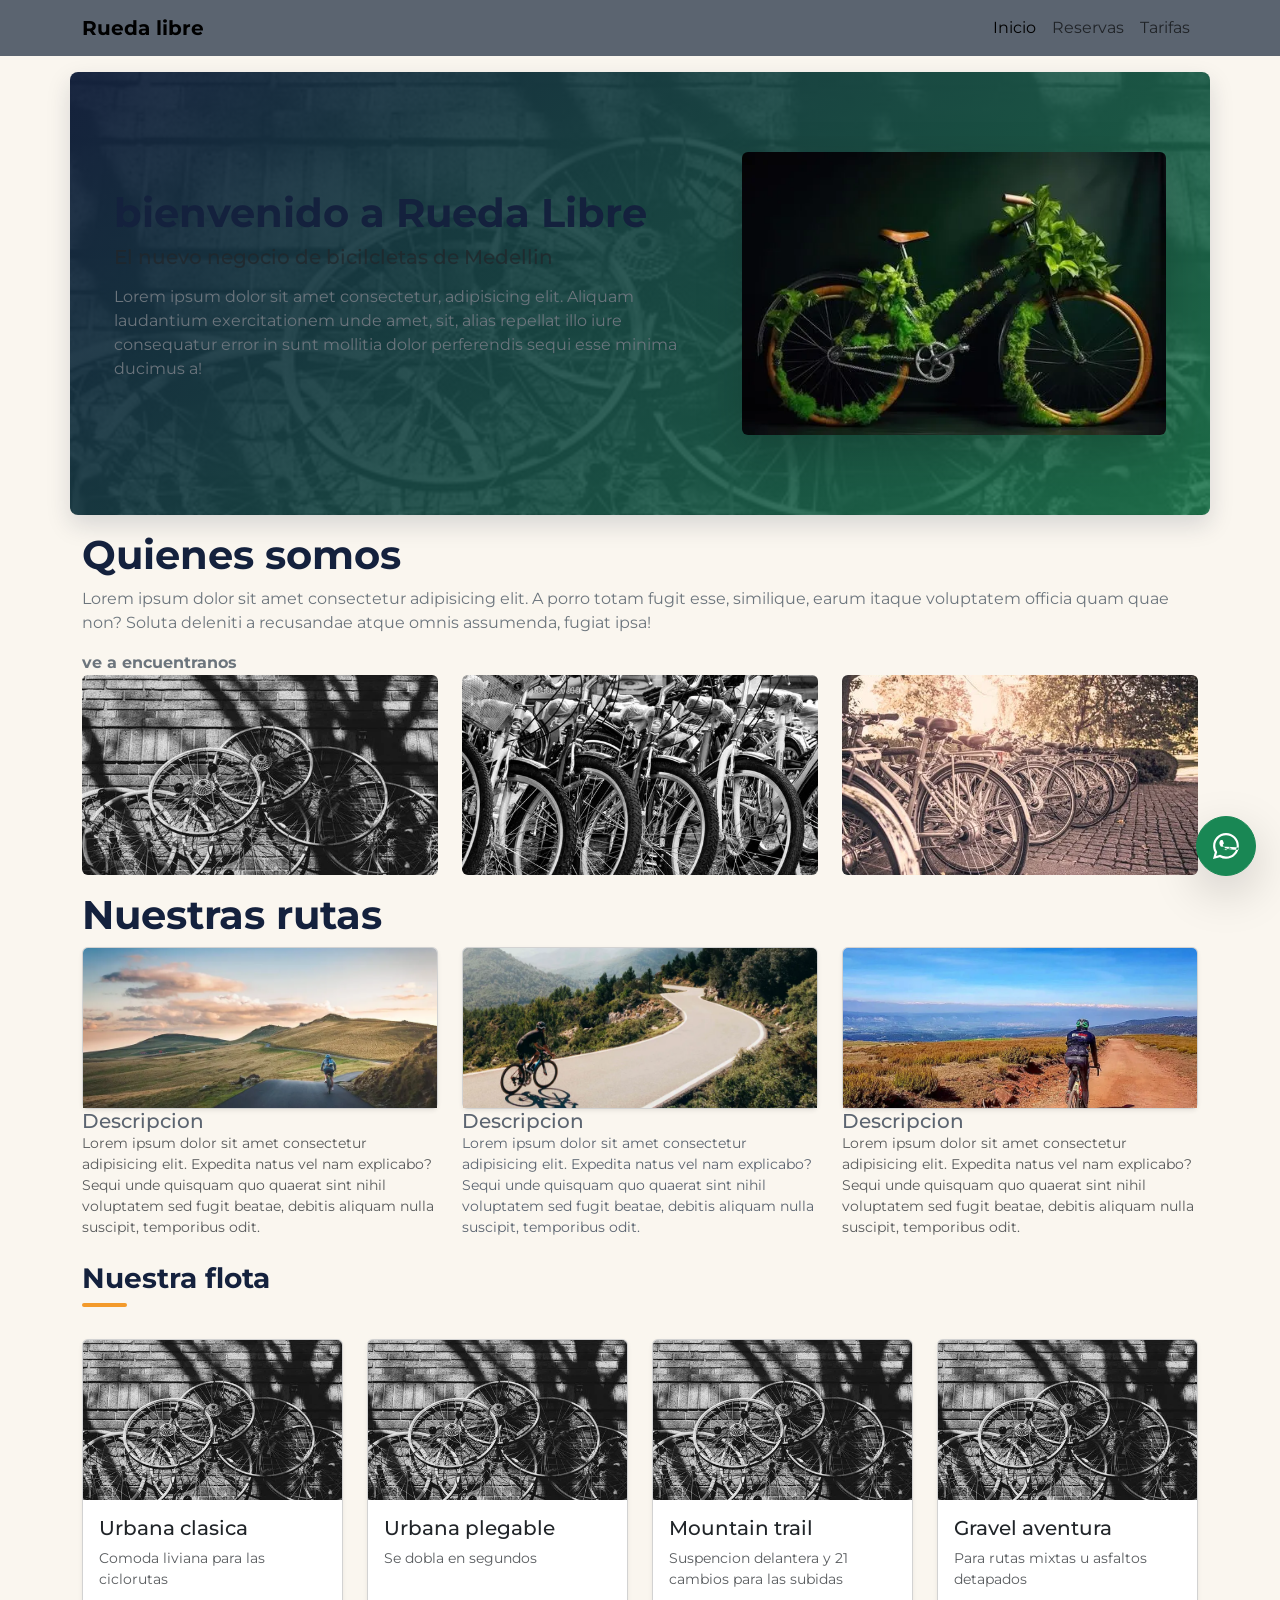
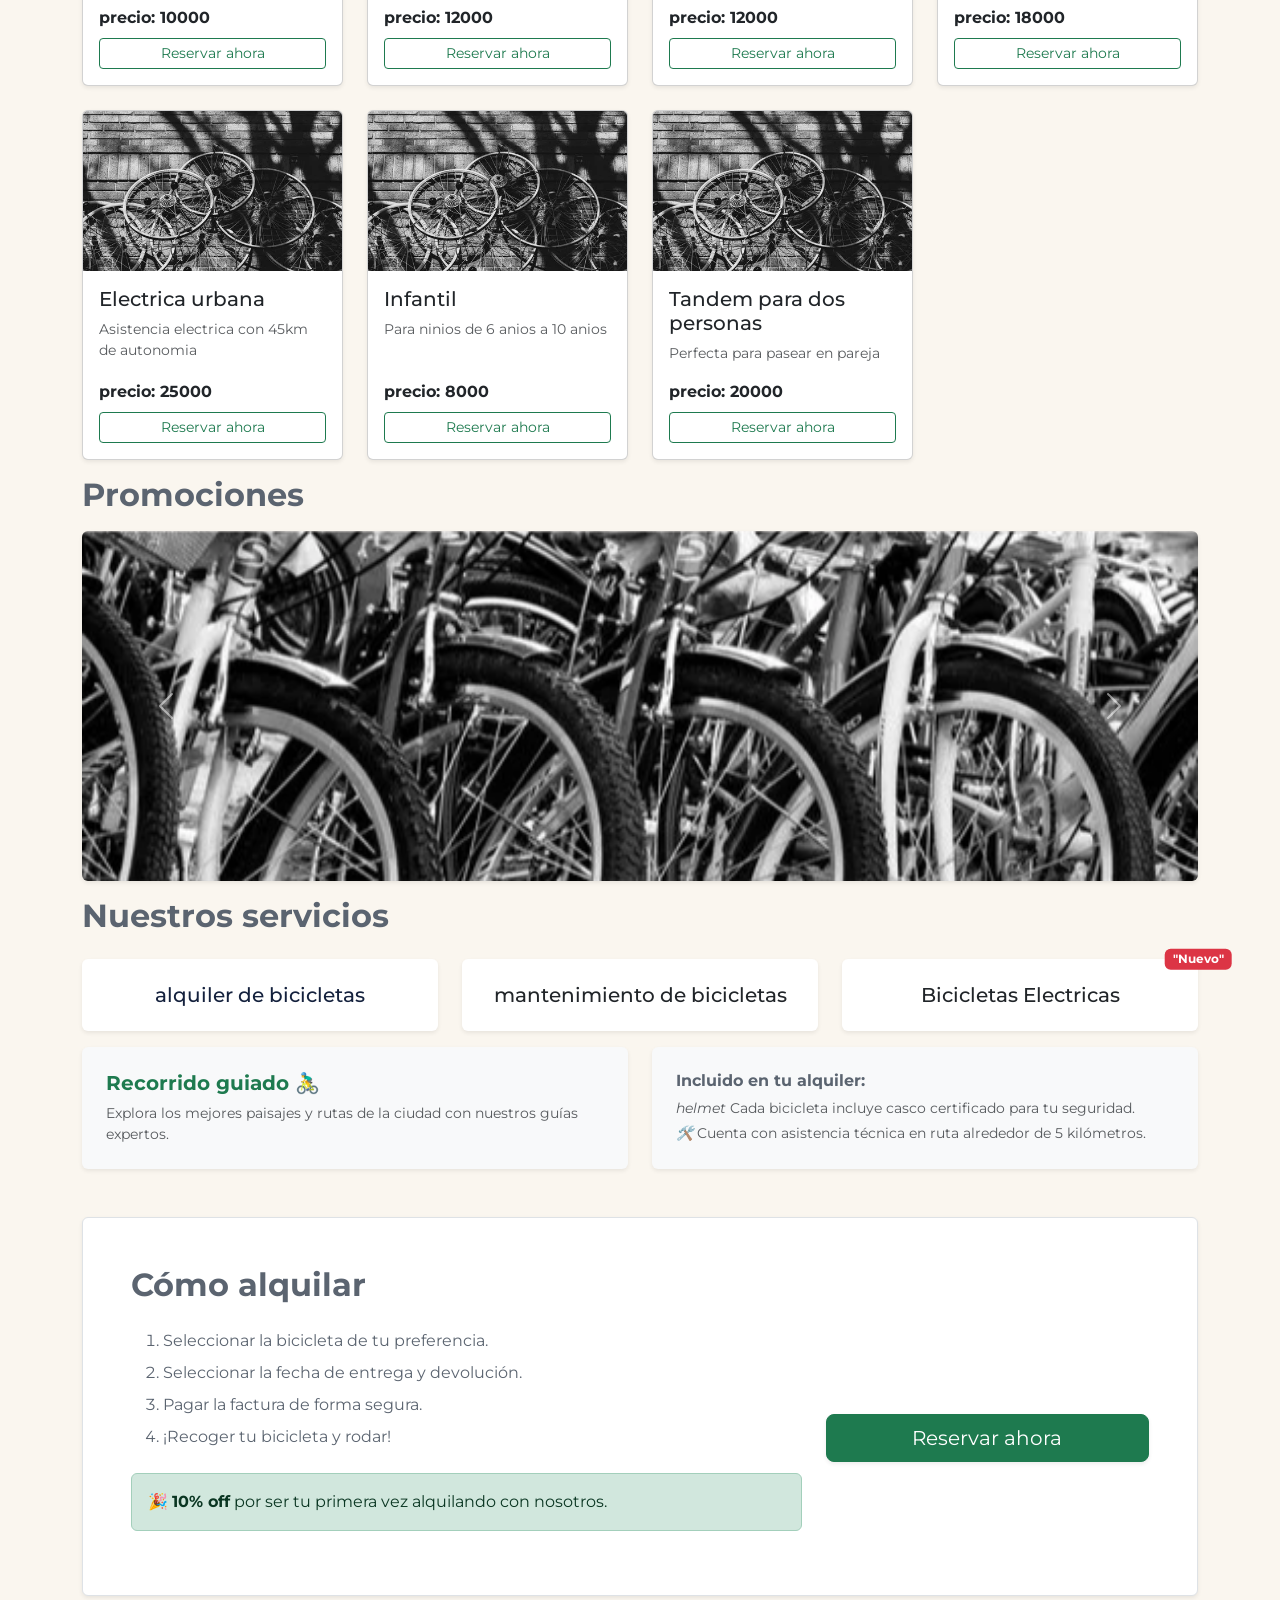
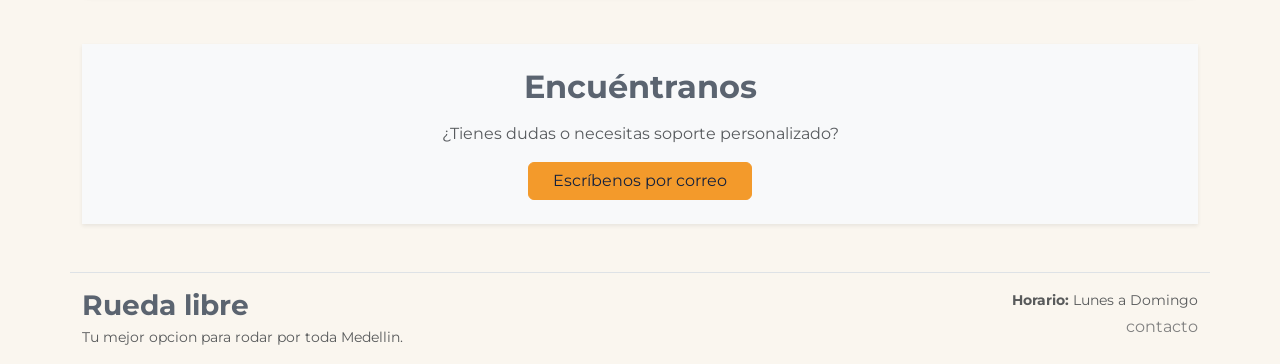
<file: index.html>
<!DOCTYPE html>
<html lang="es">

<head>
    <meta charset="UTF-8">
    <meta name="viewport" content="width=device-width, initial-scale=1.0">
    <title>Rueda Libre | Aquiler de bicicletas Medellin</title>
    <link rel="icon" type="image/x-icon" href="./img/favicon.ico">
    <link rel="preconnect" href="https://fonts.googleapis.com">
    <link rel="preconnect" href="https://fonts.gstatic.com" crossorigin>
    <link href="https://fonts.googleapis.com/css2?family=Montserrat:ital,wght@0,100..900;1,100..900&display=swap"
        rel="stylesheet">
    <link rel="preconnect" href="https://fonts.googleapis.com">
    <link rel="preconnect" href="https://fonts.gstatic.com" crossorigin>
    <link
        href="https://fonts.googleapis.com/css2?family=Montserrat:ital,wght@0,100..900;1,100..900&family=Open+Sans:ital,wght@0,300..800;1,300..800&display=swap"
        rel="stylesheet">
    <link href="https://cdn.jsdelivr.net/npm/bootstrap@5.3.3/dist/css/bootstrap.min.css" rel="stylesheet"
        integrity="sha384-QWTKZyjpPEjISv5WaRU9OFeRpok6YctnYmDr5pNlyT2bRjXh0JMhjY6hW+ALEwIH" crossorigin="anonymous">
    <link rel="stylesheet" href="./CSS/styles.css">
</head>

<body>
    <!-- <header class="container my-3">
        <div class="row align-items-center justify-content-between">
            <nav class="col" tabindex="1">
                <ul class="d-flex gap-3 list-unstyled">
                    <li><a class="text-decoration-none link-secondary" href="./index.html" id="activo">Home</a></li>
                    <li><a class="text-decoration-none link-secondary" href="./paginas/reservas.html">Reservas</a></li>
                    <li><a class="text-decoration-none link-secondary" href="./paginas/tarifas.html">Tarifas</a></li>
                </ul>
            </nav>
            <h3 class="col fs-4 m-0">Rueda Libre | Aquiler de bicicletas Medellin</h3>
        </div>
    </header> -->
    <nav class="navbar navbar-expand-lg bg-body-tertiary">
    <div class="container">
        <a class="navbar-brand fw-bold" href="./index.html">Rueda libre</a>
        <button class="navbar-toggler" type="button" data-bs-toggle="collapse"
            data-bs-target="#mainMenu" aria-controls="mainMenu" aria-expanded="false"
            aria-label="Abrir menu de navegacion">
            <span class="navbar-toggler-icon"></span>
        </button>
        
        <div class="collapse navbar-collapse" id="mainMenu">
            <ul class="navbar-nav ms-auto">
                <li class="nav-item"><a class="nav-link active" href="./index.html">Inicio</a></li>
                <li class="nav-item"><a class="nav-link" href="./paginas/reservas.html">Reservas</a></li>
                <li class="nav-item"><a class="nav-link" href="./paginas/tarifas.html">Tarifas</a></li>
            </ul>
        </div>
    </div>
</nav>


    <main class="container my-3">
        <section class="row align-items-center hero-rueda">
            <section class="col-12 col-md-7">

                <h1 class="fw-bold">bienvenido a Rueda Libre</h1>
                <h3 class="fs-5 text-muted mb-3">El nuevo negocio de bicilcletas de Medellin</h3>
                <p class="text-secondary">Lorem ipsum dolor sit amet consectetur, adipisicing elit. Aliquam laudantium
                    exercitationem unde
                    amet, sit, alias repellat illo iure consequatur error in sunt mollitia dolor perferendis sequi esse
                    minima ducimus a!</p>

            </section>
            <section class="col-12 col-md-5">
                <img class="img-fluid rounded shadow-lg" src="./img/portada.png" alt="">
            </section>
        </section>

    </main>

    <section class="container my-3">
        <h1 class="fw-bold" tabindex="0">Quienes somos</h1>
        <p class="text-secondary">
            Lorem ipsum dolor sit amet consectetur adipisicing elit. A porro totam fugit esse, similique, earum itaque
            voluptatem officia quam quae non? Soluta deleniti a recusandae atque omnis assumenda, fugiat ipsa!
        </p>
        <a class="fw-bold text-decoration-none link-secondary " href="#encuentranos">ve a encuentranos</a>

        <div class="row g-4 align-items-center">
            <div class="col-12 col-md-4">
                <img class="card-img-top rounded" style="height: 200px; object-fit: cover;" src="./img/imagen.png"
                    alt="imagen de rines de bicicleta">
            </div>
            <div class="col-12 col-md-4">
                <img class="card-img-top rounded" style="height: 200px; object-fit: cover;" src="./img/imagen2.png"
                    alt="imagen de bicicletas antiguas 1">
            </div>
            <div class="col-12 col-md-4">
                <img class="card-img-top rounded" style="height: 200px; object-fit: cover;" src="./img/imagen3.png"
                    alt="imagen de bicicletas antiguas 2">
            </div>

        </div>

    </section>

    <section class="container">
        <h1 class="fw-bold">Nuestras rutas</h1>
        <div class="row align-items-center">
            <article class="col-12 col-md-4">
                <div class="card h-100 shadow-sm">
                    <img class="card-img-top" style="height: 160px; object-fit: cover;" src="./img/ruta1.png" alt="">
                </div>
                <div class="card-body">
                <h4 class="card-title fs-5">Descripcion</h4>
                <p class="card-text text-muted small">Lorem ipsum dolor sit amet consectetur adipisicing elit. Expedita natus vel nam explicabo? Sequi unde
                    quisquam quo quaerat sint nihil voluptatem sed fugit beatae, debitis aliquam nulla suscipit,
                    temporibus
                    odit.</p>
                </div>                
            </article>
            <article class="col-12 col-md-4">
                <div class="card h-100 shadow-sm">
                    <img class="card-img-top" style="height: 160px; object-fit: cover;" src="./img/ruta2.png" alt="">
                </div>
                <div class="card-body d-flex flex-column">
                  <h4 class="card-title fs-5">Descripcion</h4>
                  <p class="card-text text=muted small">Lorem ipsum dolor sit amet consectetur adipisicing elit. Expedita natus vel nam explicabo? Sequi unde
                    quisquam quo quaerat sint nihil voluptatem sed fugit beatae, debitis aliquam nulla suscipit,
                    temporibus
                    odit.</p>  
                </div>
                
            </article>
            <article class="col-12 col-md-4">
                <div class="card h-100 shadow-sm">
                    <img class="card-img-top" style="height: 160px; object-fit: cover;" src="./img/ruta3.png" alt="">
                </div>
                <div class="card-body">
                   <h4 class="card-title fs-5">Descripcion</h4>
                   <p class="card-text text-muted small">Lorem ipsum dolor sit amet consectetur adipisicing elit. Expedita natus vel nam explicabo? Sequi unde
                    quisquam quo quaerat sint nihil voluptatem sed fugit beatae, debitis aliquam nulla suscipit,
                    temporibus
                    odit.</p> 
                </div>
                
            </article>
        </div>
    </section>

    <section class="container">
        <h3 class="fw-bold mt-4 titulo-seccion">Nuestra flota</h3>
        <div class="row g-4">
            <article class="col-12 col-md-3">
                <div class="card h-100 shadow-sm">
                    <img class="card-img-top" src="./img/imagen.png" alt="" style="height: 160px; object-fit: cover;">
                    <div class="card-body d-flex flex-column">
                        <h3 class="card-title fs-5">Urbana clasica</h3>
                        <p class="card-text text-muted small">Comoda liviana para las ciclorutas</p>
                        <div class="mt-auto">
                            <p class="fw-bold mb-2">precio: 10000</p>
                            <a class="btn btn-outline-primary btn-sm w-100" href="./paginas/reservas.html">Reservar
                                ahora</a>
                        </div>
                    </div>
                </div>
            </article>
            <article class="col-12 col-md-3">
                <div class="card h-100 shadow-sm">
                    <img class="card-img-top" src="./img/imagen.png" alt="" style="height: 160px; object-fit: cover;">
                    <div class="card-body d-flex flex-column">
                        <h3 class="card-title fs-5">Urbana plegable</h3>
                        <p class="card-title text-muted small">Se dobla en segundos</p>
                        <div class="mt-auto">
                            <p class="fw-bold mb-2">precio: 12000</p>
                            <a class="btn btn-outline-primary btn-sm w-100" href="./paginas/reservas.html">Reservar
                                ahora</a>
                        </div>
                    </div>
                </div>
            </article>
            <article class="col-12 col-md-3">
                <div class="card h-100 shadow-sm">
                    <img class="card-img-top" src="./img/imagen.png" alt="" style="height: 160px; object-fit: cover;">
                    <div class="card-body d-flex flex-column">
                        <h3 class="card-title fs-5">Mountain trail</h3>
                        <p class="card-text text-muted small">Suspencion delantera y 21 cambios para las subidas</p>
                        <div class="mt-auto">
                            <p class="fw-bold mb-2">precio: 12000</p>
                            <a class="btn btn-outline-primary btn-sm w-100" href="./paginas/reservas.html">Reservar
                                ahora</a>
                        </div>
                    </div>
                </div>
            </article>
            <article class="col-12 col-md-3">
                <div class="card h-100 shadow-sm">
                    <img class="card-img-top" src="./img/imagen.png" alt="" style="height: 160px; object-fit: cover;">
                    <div class="card-body d-flex flex-column">
                        <h3 class="card-title fs-5">Gravel aventura</h3>
                        <p class="card-text text-muted small">Para rutas mixtas u asfaltos detapados</p>
                        <div class="mt-auto">
                            <p class="fw-bold mb-2">precio: 18000</p>
                            <a class="btn btn-outline-primary btn-sm w-100" href="./paginas/reservas.html">Reservar
                                ahora</a>
                        </div>
                    </div>
                </div>
            </article>
            <article class="col-12 col-md-3">
                <div class="card h-100 shadow-sm">
                    <img class="card-img-top" src="./img/imagen.png" alt="" style="height: 160px; object-fit: cover;">
                    <div class="card-body d-flex flex-column">
                        <h3 class="card-title fs-5">Electrica urbana</h3>
                        <p class="card-text text-muted small">Asistencia electrica con 45km de autonomia</p>
                        <div class="mt-auto">
                            <p class="fw-bold mb-2">precio: 25000</p>
                            <a class="btn btn-outline-primary btn-sm w-100" href="./paginas/reservas.html">Reservar
                                ahora</a>
                        </div>
                    </div>
                </div>
            </article>
            <article class="col-12 col-md-3">
                <div class="card h-100 shadow-sm">
                    <img class="card-img-top" src="./img/imagen.png" alt="" style="height: 160px; object-fit: cover;">
                    <div class="card-body d-flex flex-column">
                        <h3 class="card-title fs-5">Infantil</h3>
                        <p class="card-text text-muted small">Para ninios de 6 anios a 10 anios</p>
                        <div class="mt-auto">
                            <p class="fw-bold mb-2">precio: 8000</p>
                            <a class="btn btn-outline-primary btn-sm w-100" href="./paginas/reservas.html">Reservar
                                ahora</a>
                        </div>
                    </div>
                </div>
            </article>
            <article class="col-12 col-md-3">
                <div class="card h-100 shadow-sm">
                    <img class="card-img-top" src="./img/imagen.png" alt="" style="height: 160px; object-fit: cover;">
                    <div class="card-body d-flex flex-column">
                        <h3 class="card-title fs-5">Tandem para dos personas</h3>
                        <p class="card-text text-muted small">Perfecta para pasear en pareja</p>
                        <div class="mt-auto">
                            <p class="fw-bold mb-2">precio: 20000</p>
                            <a class="btn btn-outline-primary btn-sm w-100" href="./paginas/reservas.html">Reservar
                                ahora</a>
                        </div>
                    </div>
                </div>
            </article>
        </div>
    </section>

    <section class="container my-3">
    <h2 class="fw-bold mb-3">Promociones</h2>
    <div class="row">
        <div class="col-12">
            
            <div id="carousel" class="carousel slide" data-bs-ride="carousel">
                
                <div class="carousel-inner rounded shadow-sm">
                   
                    <div class="carousel-item active">
                        <img src="./img/imagen2.png" class="d-block w-100" alt="Promoción 1" style="height: 350px; object-fit: cover;">
                    </div>
                    <div class="carousel-item">
                        <img src="./img/portada.png" class="d-block w-100" alt="Promoción 2" style="height: 350px; object-fit: cover;">
                    </div>
                </div>
               
                <button class="carousel-control-prev" type="button" data-bs-target="#carousel" data-bs-slide="prev">
                    <span class="carousel-control-prev-icon" aria-hidden="true"></span>
                    <span class="visually-hidden">Anterior</span>
                </button>
                <button class="carousel-control-next" type="button" data-bs-target="#carousel" data-bs-slide="next">
                    <span class="carousel-control-next-icon" aria-hidden="true"></span>
                    <span class="visually-hidden">Siguiente</span>
                </button>

            </div>
        </div>
    </div>
</section>

    <section class="container my-3">
        <h2 class="fw-bold mb-4" tabindex="0">Nuestros servicios</h2>
        <section class="row g-4 align-items-center mb-3">
            <article class="col-12 col-md-4">
                <div class="card p-4 border-0 shadow-sm h-100 text-center">
                    <h1 class="fs-5 mb-0" tabindex="0">alquiler de bicicletas</h1>
                </div>
            </article>
            <article class="col-12 col-md-4">
                <div class="card p-4 border-0 shadow-sm h-100 text-center">
                    <h4 class="fs-5 mb-0" tabindex="0">mantenimiento de bicicletas</h4>
                </div>
            </article>
            <article class="col-12 col-md-4">
                <div class="card p-4 border-0 shadow-sm h-100 text-center">
                    <span
                        class="position-absolute top-0 start-100 translate-middle badge rounded bg-danger">"Nuevo"</span>
                    <h4 class="fs-5 mb-0" tabindex="0">Bicicletas Electricas</h4>
                </div>

            </article>
        </section>

        <div class="row g-4">
            <div class="col-12 col-md-6">
                <div class="p-4 bg-light rounded shadow-sm h-100 d-flex flex-column justify-content-center">
                    <h4 class="fs-5 fw-bold mb-2">
                        <a class="text-decoration-none text-primary" href="./paginas/tarifas.html">Recorrido guiado
                            🚴‍♂️</a>
                    </h4>
                    <p class="text-muted mb-0 small">Explora los mejores paisajes y rutas de la ciudad con nuestros
                        guías expertos.</p>
                </div>
            </div>

            <div class="col-12 col-md-6">
                <div class="p-4 bg-light rounded shadow-sm h-100">
                    <h5 class="fs-6 fw-bold mb-2">Incluido en tu alquiler:</h5>
                    <aside class="text-muted small">
                        <p class="mb-1"><em> helmet </em> Cada bicicleta incluye casco certificado para tu seguridad.
                        </p>
                        <p class="mb-0"><em>🛠️</em> Cuenta con asistencia técnica en ruta alrededor de 5 kilómetros.
                        </p>
                    </aside>
                </div>
            </div>
        </div>


    </section>
    <section class="container my-5">
        <div class="p-5 bg-white rounded shadow-sm border">
            <h2 class="fw-bold mb-4" tabindex="0">Cómo alquilar</h2>

            <div class="row align-items-center">
                <!-- Pasos numerados -->
                <div class="col-12 col-md-8">
                    <ol class="mb-4 fs-6">
                        <li class="mb-2">Seleccionar la bicicleta de tu preferencia.</li>
                        <li class="mb-2">Seleccionar la fecha de entrega y devolución.</li>
                        <li class="mb-2">Pagar la factura de forma segura.</li>
                        <li class="mb-2">¡Recoger tu bicicleta y rodar!</li>
                    </ol>

                    <!-- Aviso de descuento con un componente 'alert' de Bootstrap -->
                    <div class="alert alert-success" role="alert">
                        <span>🎉 <strong>10% off</strong> por ser tu primera vez alquilando con nosotros.</span>
                    </div>
                </div>

                <!-- Botón de acción principal -->
                <div class="col-12 col-md-4 text-center mt-4 mt-md-0">
                    <a href="./paginas/reservas.html" class="btn btn-primary btn-lg w-100 shadow-sm">Reservar ahora</a>
                </div>
            </div>
        </div>
    </section>
    <!-- Sección Encuéntranos -->
    <section id="encuentranos" class="container my-5 text-center">
        <div class="p-4 bg-light shadow-sm">
            <h2 class="fw-bold mb-3" tabindex="0">Encuéntranos</h2>
            <p class="text-muted mb-3">¿Tienes dudas o necesitas soporte personalizado?</p>
            <a href="mailto:hola@ruedalibre.example" class="btn btn-naranja px-4" target="_blank">Escríbenos por
                correo</a>
        </div>
    </section>

    <!-- Botón flotante de WhatsApp usando clases de Bootstrap -->
    <a href="https://wa.me/573000000000"
        class="position-fixed bottom-0 end-0 m-4 btn btn-success rounded-circle p-3 shadow-lg d-flex align-items-center justify-content-center"
        style="width: 60px; height: 60px; z-index: 1000;" target="_blank" aria-label="WhatsApp de Rueda Libre">
        <svg xmlns="http://www.w3.org/2000/svg" width="30" height="30" fill="currentColor" class="bi bi-whatsapp"
            viewBox="0 0 16 16">
            <path
                d="M13.601 2.326A7.85 7.85 0 0 0 7.994 0C3.627 0 .068 3.558.064 7.926c0 1.399.366 2.76 1.057 3.965L0 16l4.204-1.102a7.9 7.9 0 0 0 3.79.965h.004c4.368 0 7.926-3.558 7.93-7.93A7.9 7.9 0 0 0 13.6 2.326zM7.994 14.521a6.57 6.57 0 0 1-3.356-.92l-.24-.144-2.494.654.666-2.433-.156-.251a6.56 6.56 0 0 1-1.007-3.505c0-3.626 2.957-6.584 6.591-6.584a6.56 6.56 0 0 1 4.66 1.931 6.558 6.558 0 0 1 1.928 4.66c-.004 3.639-2.961 6.592-6.592 6.592zm3.615-4.934c-.197-.099-1.17-.578-1.353-.646-.182-.065-.315-.099-.445.099-.133.197-.513.646-.627.775-.114.133-.232.148-.43.05-.197-.1-.836-.308-1.592-.985-.59-.525-.985-1.175-1.103-1.372-.114-.198-.011-.304.088-.403.087-.088.197-.232.296-.347.1-.114.133-.198.198-.33.065-.134.034-.248-.015-.347-.05-.099-.445-1.076-.612-1.47-.16-.389-.323-.335-.445-.342l-.38-.003c-.133 0-.36.05-.548.248-.187.198-.715.698-.715 1.705 0 1.006.734 1.977.836 2.11,034.133 1.44 2.2 3.494 3.085.49.212.87.339 1.166.433.492.156.94.133 1.292.081.394-.059 1.17-.478 1.338-.94.168-.46.168-.854.118-.935-.05-.099-.183-.148-.381-.247z" />
        </svg>
    </a>
    <footer class="container my-3 border-top">
        <div class="row g-2 align-items-center mt-2">
            <div class="col-12 col-md-8">
                <h3 class="fw-bold mb-1">Rueda libre</h3>
                <p class="text-muted small mb-0">
                    Tu mejor opcion para rodar por toda Medellin.
                </p>
            </div>


            <div class="col-12 col-md-4 text-md-end mt-3 mt-md-0">
                <p class="mb-1 text-muted small"><strong>Horario:</strong> Lunes a Domingo</p>
                <a class="text-decoration-none" href="mailto:ruedalibre@gmail.com">contacto</a>               
            </div>
        </div>
    </footer>
    <script src="https://cdn.jsdelivr.net/npm/bootstrap@5.3.3/dist/js/bootstrap.bundle.min.js"></script>
</body>

</html>
</file>
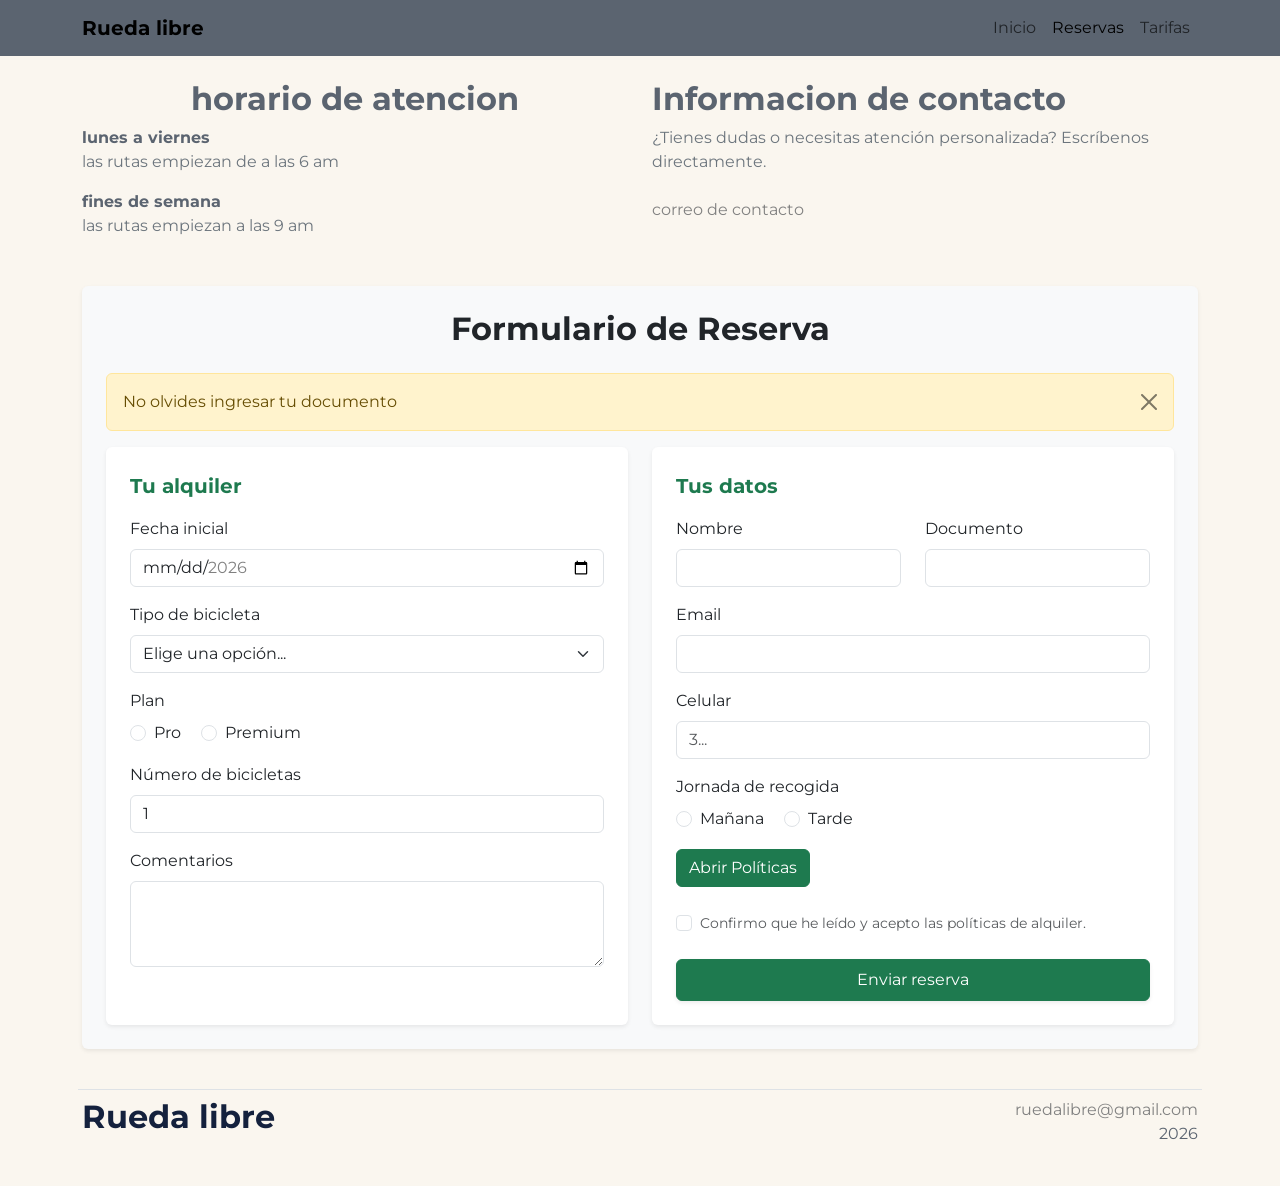
<file: paginas/reservas.html>
<!DOCTYPE html>
<html lang="en">

<head>
    <meta charset="UTF-8">
    <meta name="viewport" content="width=device-width, initial-scale=1.0">
    <title>Reservas</title>
    <link rel="preconnect" href="https://fonts.googleapis.com">
    <link rel="preconnect" href="https://fonts.gstatic.com" crossorigin>
    <link href="https://fonts.googleapis.com/css2?family=Montserrat:ital,wght@0,100..900;1,100..900&display=swap"
        rel="stylesheet">
    <link rel="preconnect" href="https://fonts.googleapis.com">
    <link rel="preconnect" href="https://fonts.gstatic.com" crossorigin>
    <link
        href="https://fonts.googleapis.com/css2?family=Montserrat:ital,wght@0,100..900;1,100..900&family=Open+Sans:ital,wght@0,300..800;1,300..800&display=swap"
        rel="stylesheet">
    <link href="https://cdn.jsdelivr.net/npm/bootstrap@5.3.3/dist/css/bootstrap.min.css" rel="stylesheet"
        integrity="sha384-QWTKZyjpPEjISv5WaRU9OFeRpok6YctnYmDr5pNlyT2bRjXh0JMhjY6hW+ALEwIH" crossorigin="anonymous">
    <link rel="stylesheet" href="../CSS/styles.css">
</head>

<body>
    <!-- <header class="container my-3" tabindex="0">
        <div class="row align-items-center justify-content-between">
            <nav class="col">
                <ul class="d-flex list-unstyled gap-3" id="menu">
                    <li><a href="../index.html">Home</a></li>
                    <li><a href="./reservas.html" id="activo">Reservas</a></li>
                    <li><a href="./tarifas.html">Tarifas</a></li>
                </ul>
            </nav>
            <h3 class="col fs-4">Reserva tus bicicletas</h3>
        </div>
    </header> -->
    <nav class="navbar navbar-expand-lg bg-body-tertiary">
    <div class="container">
        <a class="navbar-brand fw-bold" href="./index.html">Rueda libre</a>
        <button class="navbar-toggler" type="button" data-bs-toggle="collapse"
            data-bs-target="#mainMenu" aria-controls="mainMenu" aria-expanded="false"
            aria-label="Abrir menu de navegacion">
            <span class="navbar-toggler-icon"></span>
        </button>
        
        <div class="collapse navbar-collapse" id="mainMenu">
            <ul class="navbar-nav ms-auto">
                <li class="nav-item"><a class="nav-link" href="../index.html">Inicio</a></li>
                <li class="nav-item"><a class="nav-link active" href="../paginas/reservas.html">Reservas</a></li>
                <li class="nav-item"><a class="nav-link" href="../paginas/tarifas.html">Tarifas</a></li>
            </ul>
        </div>
    </div>
</nav>

    <main class="container my-4">
        <section class="row align-items-strech">
            <div class="col-12 col-md-6">
                <h2 class="fw-bold text-center" tabindex="0">horario de atencion</h2>
                <dl class="mb-0">
                    <dt class="fw-bold mt-2">lunes a viernes</dt>
                    <dd class="text-secondary mb-2">
                        las rutas empiezan de a las 6 am
                    </dd>
                    <dt class="fw-bold mt-3">fines de semana</dt>
                    <dd class="text-secondary mb-0">
                        las rutas empiezan a las 9 am
                    </dd>
                </dl>
            </div>
            <div class="col-12 col-md-6">
                <h2 class="fw-bold">Informacion de contacto</h2>
                <p class="text-secondary mb-4">¿Tienes dudas o necesitas atención personalizada? Escríbenos
                    directamente.</p>
                <a href="mailto:correo@gmail.com">correo de contacto</a>
            </div>
        </section>
    </main>

<section class="container my-5">
    <div class="card shadow-sm border-0 p-4 bg-light">
        <h2 class="fw-bold mb-4 text-center">Formulario de Reserva</h2>
                
        <div class="alert alert-warning alert-dismissible fade show">
            No olvides ingresar tu documento
            <button type="button" class="btn-close" data-bs-dismiss="alert" aria-label="Cerrar"></button>
        </div>

        <!-- Agregado el atributo 'novalidate' y la clase 'needs-validation' -->
        <form action="POST" class="needs-validation" novalidate>
            <div class="row g-4">
                
                <!-- Columna Izquierda: Tu Alquiler -->
                <div class="col-12 col-md-6">
                    <div class="p-4 bg-white rounded shadow-sm h-100">
                        <fieldset>
                            <legend class="fw-bold fs-5 text-primary mb-3">Tu alquiler</legend>
                            
                            <!-- Fecha inicial -->
                            <div class="mb-3">
                                <label for="startDate" class="form-label">Fecha inicial</label>
                                <input class="form-control" type="date" id="startDate" min="2026-11-01" max="2026-12-31" required>
                                <div class="invalid-feedback">Selecciona una fecha válida para tu alquiler.</div>
                            </div>

                            <!-- Tipo de bicicleta -->
                            <div class="mb-3">
                                <label for="opciones" class="form-label">Tipo de bicicleta</label>
                                <select class="form-select" name="opciones" id="opciones" required>
                                    <option selected disabled value="">Elige una opción...</option>
                                    <option value="mountain">Mountain</option>
                                    <option value="route">Route</option>
                                    <option value="street">Street</option>
                                </select>
                                <div class="invalid-feedback">Por favor selecciona un tipo de bicicleta.</div>
                            </div>

                            <!-- Plan (Radios) -->
                            <div class="mb-3">
                                <label class="form-label d-block">Plan</label>
                                <div class="form-check form-check-inline">
                                    <input class="form-check-input" type="radio" name="plan" id="planPro" required>
                                    <label class="form-check-label" for="planPro">Pro</label>
                                </div>
                                <div class="form-check form-check-inline">
                                    <input class="form-check-input" type="radio" name="plan" id="planPremium" required>
                                    <label class="form-check-label" for="planPremium">Premium</label>
                                </div>
                                <!-- Nota: Para radios agrupados con 'required', con ponérselo a uno o asegurar el grupo Bootstrap gestiona la validación -->
                            </div>

                            <!-- Número de bicicletas -->
                            <div class="mb-3">
                                <label for="numberBicicles" class="form-label">Número de bicicletas</label>
                                <input class="form-control" type="number" id="numberBicicles" min="1" max="6" value="1" required>
                                <div class="invalid-feedback">Indica un número válido entre 1 y 6.</div>
                            </div>

                            <!-- Comentarios -->
                            <div class="mb-3">
                                <label for="comments" class="form-label">Comentarios</label>
                                <textarea class="form-control" name="comments" id="comments" rows="3" maxlength="300"></textarea>
                            </div>
                        </fieldset>
                    </div>
                </div>

                <!-- Columna Derecha: Tus Datos y Políticas -->
                <div class="col-12 col-md-6">
                    <div class="p-4 bg-white rounded shadow-sm h-100 d-flex flex-column justify-content-between">
                        <fieldset>
                            <legend class="fw-bold fs-5 text-primary mb-3">Tus datos</legend>
                            
                            <!-- Nombre y Documento en paralelo -->
                            <div class="row">
                                <div class="col-12 col-sm-6 mb-3">
                                    <label for="name" class="form-label">Nombre</label>
                                    <input class="form-control" type="text" id="name" required minlength="3" pattern="^[a-zA-ZáéíóúÁÉÍÓÚñÑ\s]{3,}$" title="Use al menos 3 letras">
                                    <div class="invalid-feedback">Escribe tu nombre, mínimo 3 letras.</div>
                                </div>
                                <div class="col-12 col-sm-6 mb-3">
                                    <label for="identification" class="form-label">Documento</label>
                                    <input class="form-control" type="text" id="identification" required pattern="^[0-9]{6,10}$" title="Solo números entre 6 y 10 dígitos">
                                    <div class="invalid-feedback">Ingresa un documento válido (6 a 10 dígitos).</div>
                                </div>
                            </div>

                            <!-- Email -->
                            <div class="mb-3">
                                <label for="email" class="form-label">Email</label>
                                <input class="form-control" type="email" id="email" required pattern="^[a-zA-Z0-9._%+-]+@[a-zA-Z0-9.-]+\.[a-zA-Z]{2,}$" title="Por favor usa un correo válido">
                                <div class="invalid-feedback">Ingresa un correo electrónico válido.</div>
                            </div>

                            <!-- Celular -->
                            <div class="mb-3">
                                <label for="phone" class="form-label">Celular</label>
                                <input class="form-control" type="tel" id="phone" placeholder="3..." pattern="^3\d{9}$" title="Debe empezar por 3 y tener 10 dígitos" required>
                                <div class="invalid-feedback">Debe empezar por 3 y tener 10 dígitos.</div>
                            </div>

                            <!-- Horario (Radios) -->
                            <div class="mb-3">
                                <label class="form-label d-block">Jornada de recogida</label>
                                <div class="form-check form-check-inline">
                                    <input class="form-check-input" type="radio" name="schedule" id="scheduleMorning" required>
                                    <label class="form-check-label" for="scheduleMorning">Mañana</label>
                                </div>
                                <div class="form-check form-check-inline">
                                    <input class="form-check-input" type="radio" name="schedule" id="scheduleAfternoon" required>
                                    <label class="form-check-label" for="scheduleAfternoon">Tarde</label>
                                </div>
                            </div>

                            <!-- Políticas de alquiler -->
                            <div class="mb-4">                                
                                <button type="button" class="btn btn-primary" data-bs-toggle="modal" data-bs-target="#politicas">
                                    Abrir Políticas
                                </button>
                            </div>

                            <div class="modal fade" id="politicas" tabindex="-1" aria-labelledby="politicasLabel" aria-hidden="true">
                                <div class="modal-dialog">
                                    <div class="modal-content">
                                        <div class="modal-header">
                                            <h2 class="modal-title fs-5" id="politicasLabel">Politicas</h2>
                                            <button type="button" class="btn-close" data-bs-dismiss="modal" aria-label="Cerrar"></button>
                                        </div>
                                        <div class="modal-body">
                                            <ul>
                                                <li>Presenta tu documento de identidad original al recoger la bicicleta.</li>
                                                <li>Revisa la bicicleta con el asesor antes de salir.</li>
                                                <li>Cada 15 minutos de retraso en la devolución tienen un recargo de $5.000.</li>
                                                <li>Los daños por mal uso se cobran según el costo de la reparación.</li>
                                                <li>Los menores de edad deben estar acompañados por un adulto responsable.</li>
                                            </ul>
                                        </div>
                                        <div class="modal-footer">
                                        <button type="button" class="btn btn-secondary" data-bs-dismiss="modal">Cerrar</button>                                            
                                        </div>
                                    </div>
                                </div>
                            </div>

                            <div class="form-check mb-4">
                                
                                <input class="form-check-input" type="checkbox" id="politics" required>
                                <label class="form-check-label small text-muted" for="politics">
                                    Confirmo que he leído y acepto las políticas de alquiler.
                                </label>
                                <div class="invalid-feedback">Debes aceptar las políticas para continuar.</div>
                            </div>
                        </fieldset>

                        <!-- Botón de Enviar -->
                        <div>
                            <button class="btn btn-primary w-100 py-2 shadow-sm" type="submit">Enviar reserva</button>
                        </div>
                    </div>
                </div>

            </div>
        </form>
    </div>
</section>



    <footer class="container my-4">
        <div class="row g-2 border-top">
            <div class="col-12 col-md-8">
                <h1 class="fw-bold fs-2">Rueda libre</h1>
            </div>
            <div class="col-12 col-md-4 text-md-end">
                <a href="mailto:ruedalibre@gmail.com">ruedalibre@gmail.com</a>
                <p>2026</p>
            </div>
        </div>
    </footer>
<!-- Script obligatorio de Bootstrap para activar las validaciones -->
<script>
    (() => {
        'use strict'
        const forms = document.querySelectorAll('.needs-validation')
        Array.from(forms).forEach(form => {
            form.addEventListener('submit', event => {
                if (!form.checkValidity()) {
                    event.preventDefault()
                    event.stopPropagation()
                }
                form.classList.add('was-validated')
            }, false)
        })
    })()
</script>    
    <script src="https://cdn.jsdelivr.net/npm/bootstrap@5.3.3/dist/js/bootstrap.bundle.min.js">        
    </script>
</body>
</html>
</file>
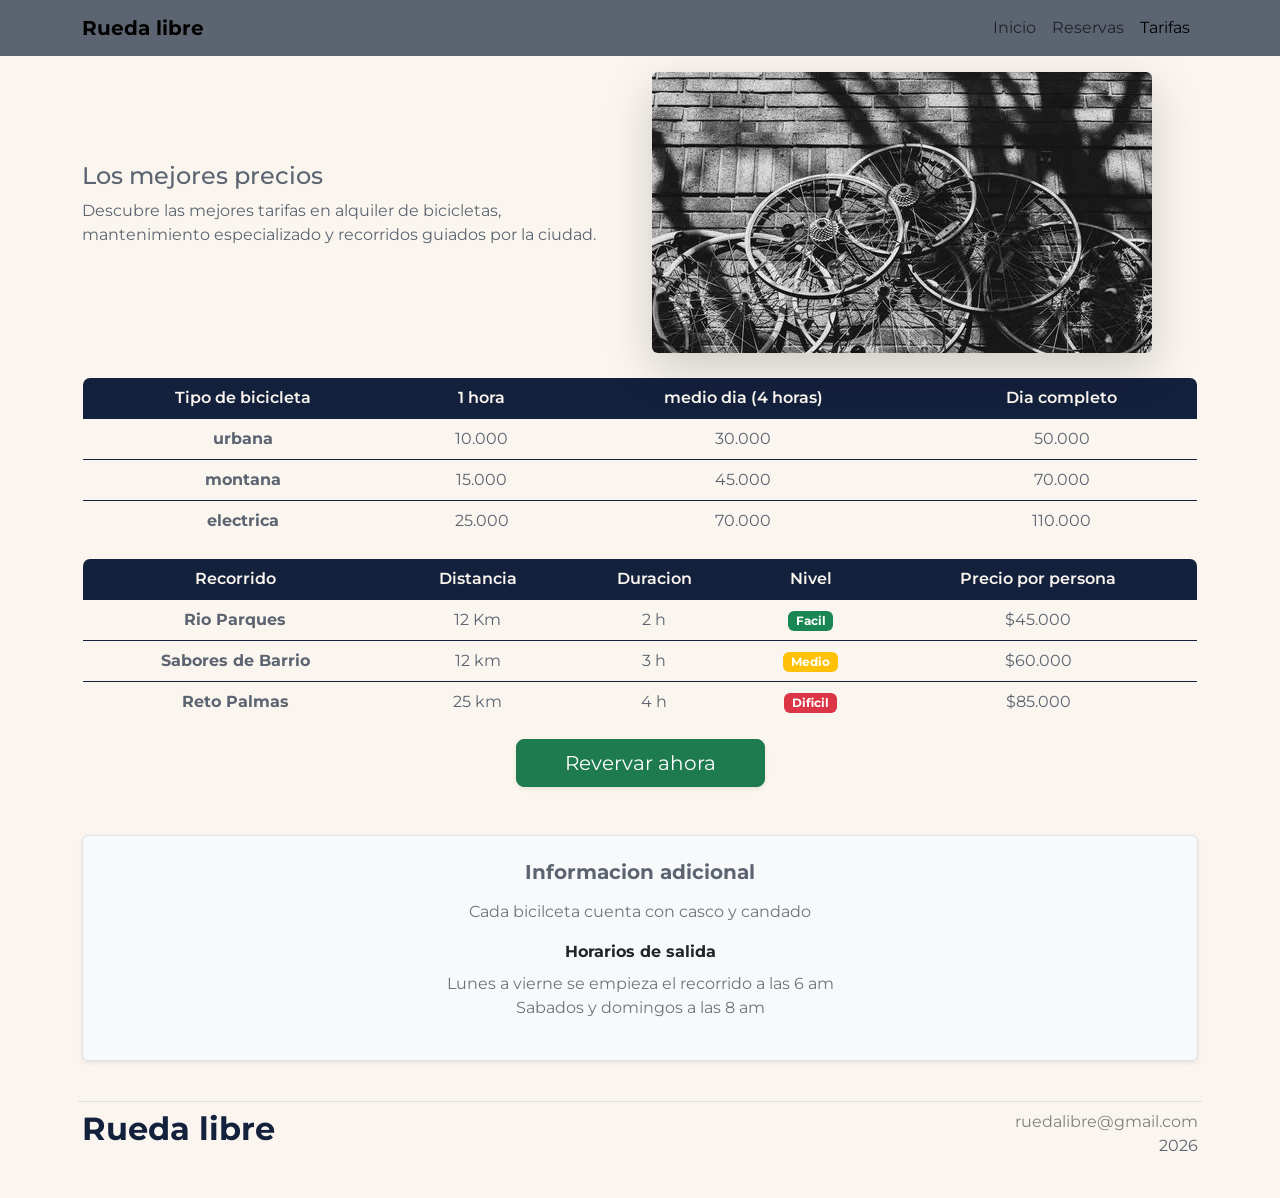
<file: paginas/tarifas.html>
<!DOCTYPE html>
<html lang="en">

<head>
    <meta charset="UTF-8">
    <meta name="viewport" content="width=device-width, initial-scale=1.0">
    <title>Tarifas</title>
    <link rel="preconnect" href="https://fonts.googleapis.com">
    <link rel="preconnect" href="https://fonts.gstatic.com" crossorigin>
    <link href="https://fonts.googleapis.com/css2?family=Montserrat:ital,wght@0,100..900;1,100..900&display=swap"
        rel="stylesheet">
    <link rel="preconnect" href="https://fonts.googleapis.com">
    <link rel="preconnect" href="https://fonts.gstatic.com" crossorigin>
    <link
        href="https://fonts.googleapis.com/css2?family=Montserrat:ital,wght@0,100..900;1,100..900&family=Open+Sans:ital,wght@0,300..800;1,300..800&display=swap"
        rel="stylesheet">
    <link href="https://cdn.jsdelivr.net/npm/bootstrap@5.3.3/dist/css/bootstrap.min.css" rel="stylesheet"
        integrity="sha384-QWTKZyjpPEjISv5WaRU9OFeRpok6YctnYmDr5pNlyT2bRjXh0JMhjY6hW+ALEwIH" crossorigin="anonymous">
    <link rel="stylesheet" href="../CSS/styles.css">
</head>

<body>
    <!-- <header class="container my-3" tabindex="0">
        <div class="row align-items-center justify-content-between">
            <nav class="col list-unstyled">
                <ul class="d-flex list-unstyled gap-3" id="menu">
                    <li><a href="../index.html">Home</a></li>
                    <li><a href="./reservas.html">Reservas</a></li>
                    <li><a href="./tarifas.html" id="activo">Tarifas</a></li>
                </ul>
            </nav>
            <h1 class="col fs-4 m-0">Tarifas...</h1>
        </div>
    </header> -->
    <nav class="navbar navbar-expand-lg bg-body-tertiary">
    <div class="container">
        <a class="navbar-brand fw-bold" href="./index.html">Rueda libre</a>
        <button class="navbar-toggler" type="button" data-bs-toggle="collapse"
            data-bs-target="#mainMenu" aria-controls="mainMenu" aria-expanded="false"
            aria-label="Abrir menu de navegacion">
            <span class="navbar-toggler-icon"></span>
        </button>
        
        <div class="collapse navbar-collapse" id="mainMenu">
            <ul class="navbar-nav ms-auto">
                <li class="nav-item"><a class="nav-link" href="../index.html">Inicio</a></li>
                <li class="nav-item"><a class="nav-link" href="../paginas/reservas.html">Reservas</a></li>
                <li class="nav-item"><a class="nav-link active" href="../paginas/tarifas.html">Tarifas</a></li>
            </ul>
        </div>
    </div>
</nav>
    <main class="container my-3 mb-4">
        <div class="row align-items-center">

            <div class="col-12 col-md-6">
                <h4 tabindex="0">Los mejores precios</h4>
                <p>
                    Descubre las mejores tarifas en alquiler de bicicletas, mantenimiento especializado y recorridos guiados por la ciudad.
                </p>
            </div>
            <div class="col-12 col-md-6">
                <img class="img-fluid rounded shadow-lg" src="../img/imagen.png" alt="imagen"><br>
            </div>
        </div>
    </main>

    <section class="container" tabindex="0">
        <table class="tablas">
            <thead>
                <tr>
                    <th>Tipo de bicicleta</th>
                    <th>1 hora</th>
                    <th>medio dia (4 horas)</th>
                    <th>Dia completo</th>
                </tr>

            </thead>
            <tbody>
                <tr>
                    <td class="fw-bold">urbana</td>
                    <td>10.000</td>
                    <td>30.000</td>
                    <td>50.000</td>
                </tr>
                <tr>
                    <td class="fw-bold">montana</td>
                    <td>15.000</td>
                    <td>45.000</td>
                    <td>70.000</td>
                </tr>
                <tr>
                    <td class="fw-bold">electrica</td>
                    <td>25.000</td>
                    <td>70.000</td>
                    <td>110.000</td>
                </tr>
            </tbody>
        </table>
    </section>
    <section class="container my-3" tabindex="0">
        <table class="tablas">
            <thead>
                <tr>
                    <th>Recorrido</th>
                    <th>Distancia</th>
                    <th>Duracion</th>
                    <th>Nivel</th>
                    <th>Precio por persona</th>
                </tr>

            </thead>
            <tbody>
                <tr>
                    <td class="fw-bold">Rio Parques</td>
                    <td>12 Km</td>
                    <td>2 h</td>
                    <td><span class="badge bg-success">Facil</span></td>
                    <td>$45.000</td>
                </tr>
                <tr>
                    <td class="fw-bold">Sabores de Barrio</td>
                    <td>12 km</td>
                    <td>3 h</td>
                    <td><span class="badge bg-warning">Medio</span></td>
                    <td>$60.000</td>
                </tr>
                <tr>
                    <td class="fw-bold">Reto Palmas</td>
                    <td>25 km</td>
                    <td>4 h</td>
                    <td><span class="badge bg-danger">Dificil</span></td>
                    <td>$85.000</td>
                </tr>
            </tbody>
        </table>
    </section>

    <div class="container my-3 text-center">      
            <a class="btn btn-primary btn-lg shadow-sm px-5" href="./reservas.html">Revervar ahora</a>        
    </div>

    <section class="container my-5">
        <div class="p-4 text-center border shadow-sm bg-light rounded">
            <h4 class="fw-bold fs-5 mb-3" tabindex="0">Informacion adicional</h4>
            <p>
            <ul class="list-unstyled text-secondary mb-3">
                <li>Cada bicilceta cuenta con casco y candado</li>
            </ul>
            <strong class="d-block text-dark mb-2" tabindex="0">Horarios de salida</strong>
            <ul class="list-unstyled text-secondary mb-0">
                <li>Lunes a vierne se empieza el recorrido a las 6 am</li>
                <li>Sabados y domingos a las 8 am</li>
            </ul>
            </p>
        </div>
    </section>

    <footer class="container my-4">
        <div class="row g-2 border-top">
            <div class="col-12 col-md-8">
                <h1 class="fw-bold fs-2">Rueda libre</h1>
            </div>
            <div class="col-12 col-md-4 text-md-end">
                <a href="mailto:ruedalibre@gmail.com">ruedalibre@gmail.com</a>
                <p>2026</p>
            </div>
        </div>
    </footer>
    <script src="https://cdn.jsdelivr.net/npm/bootstrap@5.3.3/dist/js/bootstrap.bundle.min.js"></script>
</body>

</html>
</file>
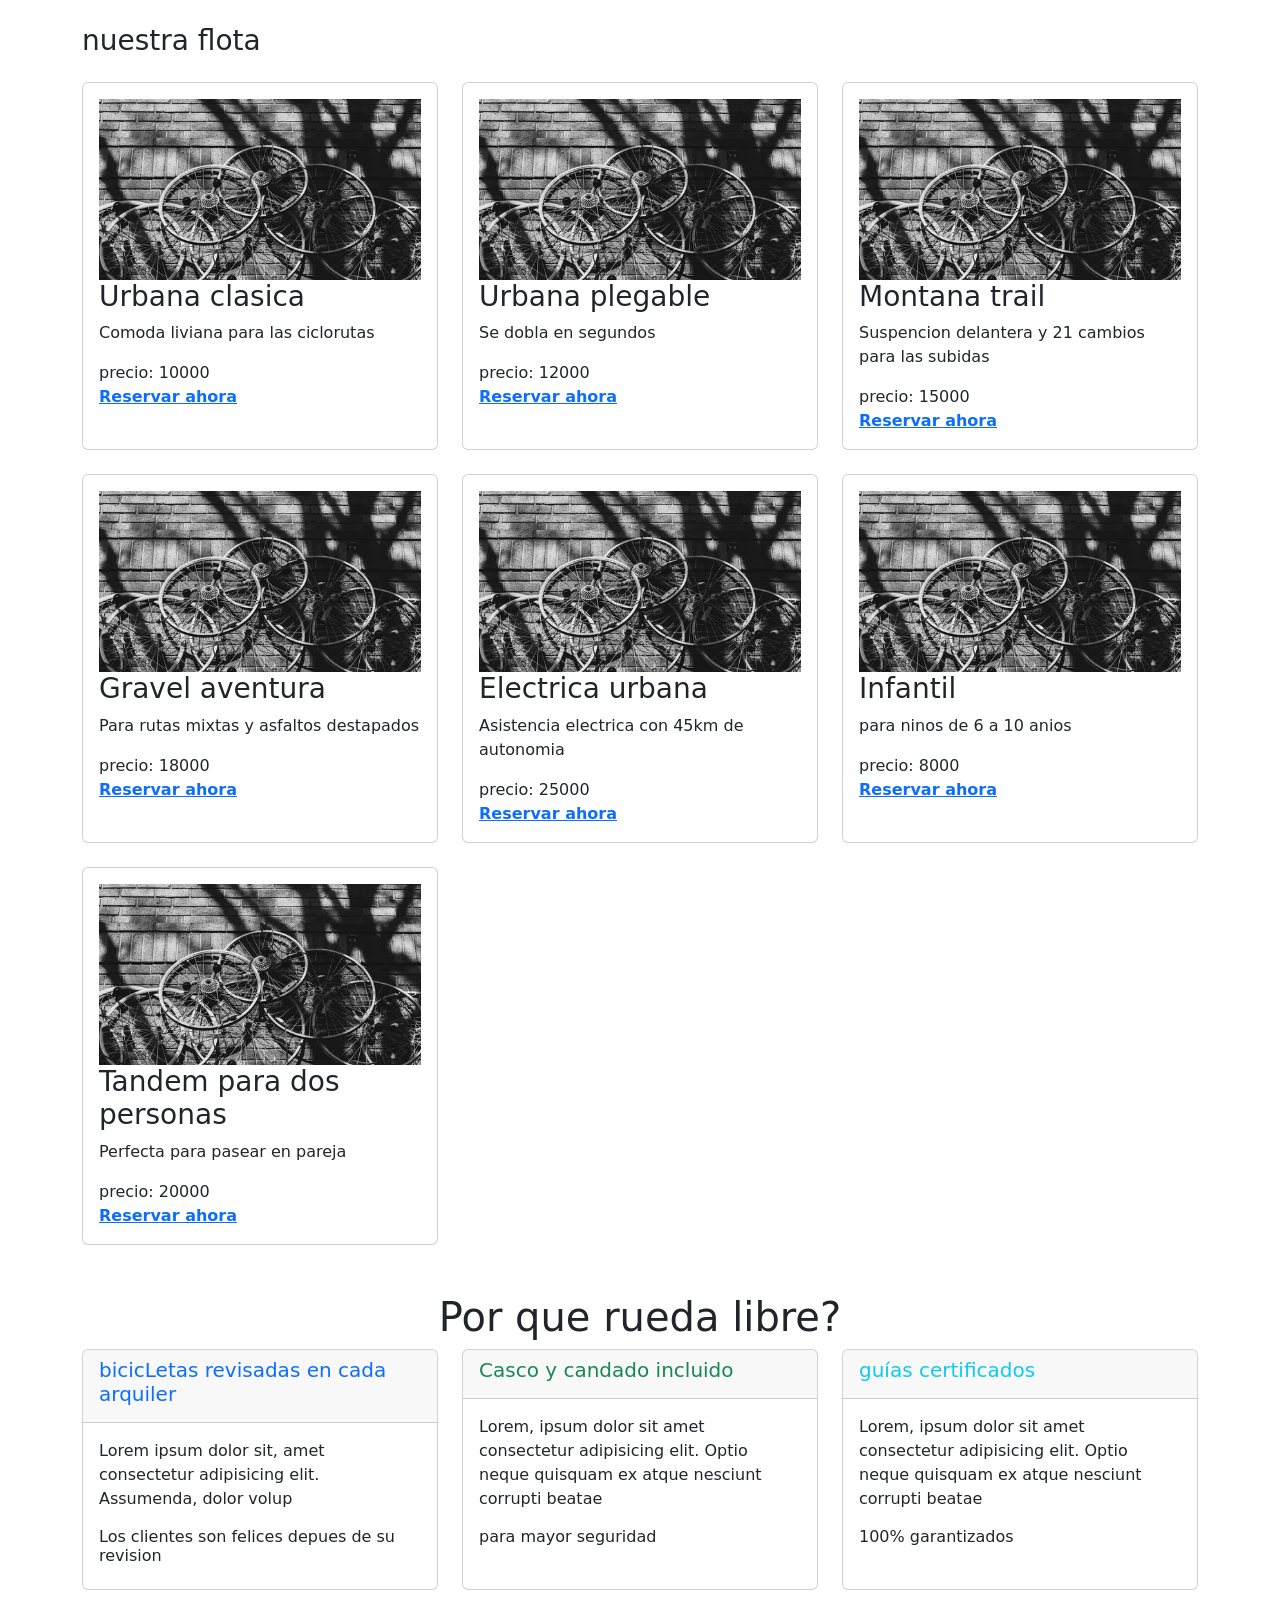
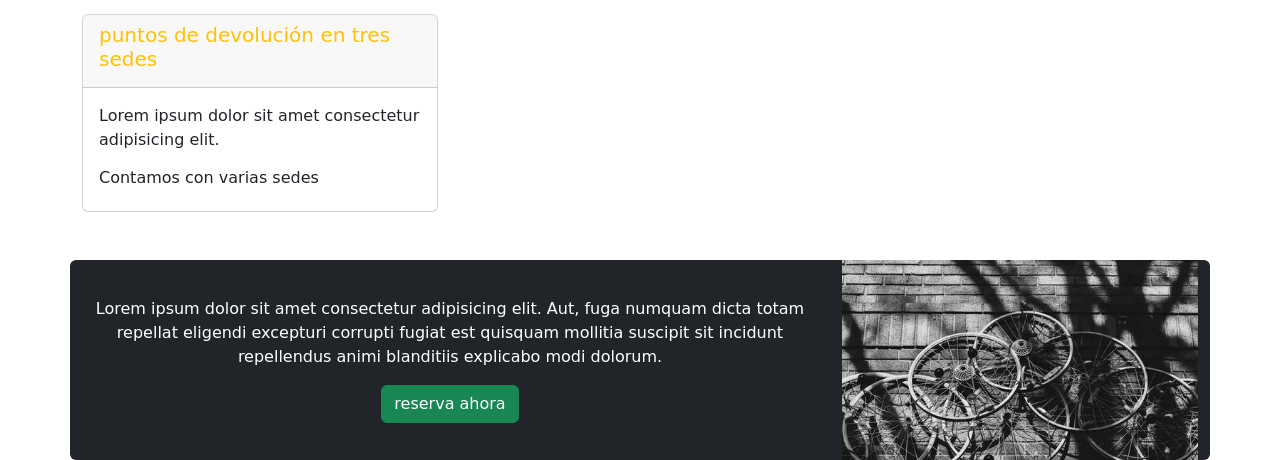
<file: pruebas/catalogo.html>
<!DOCTYPE html>
<html lang="en">

<head>
    <meta charset="UTF-8">
    <meta name="viewport" content="width=device-width, initial-scale=1.0">
    <title>Document</title>
    <link href="https://cdn.jsdelivr.net/npm/bootstrap@5.0.2/dist/css/bootstrap.min.css" rel="stylesheet"
        integrity="sha384-EVSTQN3/azprG1Anm3QDgpJLIm9Nao0Yz1ztcQTwFspd3yD65VohhpuuCOmLASjC" crossorigin="anonymous">
</head>

<body>
    <div class="container my-4">
        <h3 class="mb-4">nuestra flota</h3>
        <div class="row">

            <article class="col-12  col-sm-6 col-md-6 col-lg-3 col-xl-4 mb-4">
                <div class="card h-100 p-3">
                    <img src="../img/imagen.png" alt="">
                    <h3>Urbana clasica</h3>
                    <p>Comoda liviana para las ciclorutas</p>
                    <span>precio: 10000</span>
                    <strong><a href="./paginas/reservas.html">Reservar ahora</a></strong>
                </div>

            </article>
            <article class="col-12 col-sm-6 col-md-6 col-lg-3 col-xl-4 mb-4">
                <div class="card h-100 p-3">
                    <img src="../img/imagen.png" alt="">
                    <h3>Urbana plegable</h3>
                    <p>Se dobla en segundos</p>
                    <span>precio: 12000</span>
                    <strong><a href="./paginas/reservas.html">Reservar ahora</a></strong>
                </div>

            </article>
            <article class="col-12  col-sm-6 col-md-6 col-lg-3 col-xl-4 mb-4">
                <div class="card h-100 p-3">
                    <img src="../img/imagen.png" alt="">
                    <h3>Montana trail</h3>
                    <p>Suspencion delantera y 21 cambios para las subidas</p>
                    <span>precio: 15000</span>
                    <strong><a href="./paginas/reservas.html">Reservar ahora</a></strong>
                </div>
            </article>
            <article class="col-12  col-sm-6 col-md-6 col-lg-3 col-xl-4 mb-4">
                <div class="card h-100 p-3">
                    <img src="../img/imagen.png" alt="">
                    <h3>Gravel aventura</h3>
                    <p>Para rutas mixtas y asfaltos destapados</p>
                    <span>precio: 18000</span>
                    <strong><a href="./paginas/reservas.html">Reservar ahora</a></strong>
                </div>
            </article>
            <article class="col-12  col-sm-6 col-md-6 col-lg-3 col-xl-4 mb-4">
                <div class="card h-100 p-3">
                    <img src="../img/imagen.png" alt="">
                    <h3>Electrica urbana</h3>
                    <p>Asistencia electrica con 45km de autonomia</p>
                    <span>precio: 25000</span>
                    <strong><a href="./paginas/reservas.html">Reservar ahora</a></strong>
                </div>
            </article>
            <article class="col-12  col-sm-6 col-md-6 col-lg-3 col-xl-4 mb-4">
                <div class="card h-100 p-3">
                    <img src="../img/imagen.png" alt="">
                    <h3>Infantil</h3>
                    <p>para ninos de 6 a 10 anios</p>
                    <span>precio: 8000</span>
                    <strong><a href="./paginas/reservas.html">Reservar ahora</a></strong>
                </div>
            </article>
            <article class="col-12  col-sm-6 col-md-6 col-lg-3 col-xl-4 mb-4">
                <div class="card h-100 p-3">
                    <img src="../img/imagen.png" alt="">
                    <h3>Tandem para dos personas</h3>
                    <p>Perfecta para pasear en pareja</p>
                    <span>precio: 20000</span>
                    <strong><a href="./paginas/reservas.html">Reservar ahora</a></strong>
                </div>
            </article>
        </div>
    </div>
    <div class="container my-4">
        <h1 class="text-center"> Por que rueda libre?</h1>
        <div class="row">
            <div class="col-12 col-sm-6 col-md-6 col-lg-3 col-xl-4 mb-4">
                <article class="card h-100">
                    <div class="card-header ">
                        <h5 class="card-title text-primary">bicicLetas revisadas en cada arquiler</h5>
                    </div>
                    <div class="card-body d-flex flex-column">
                        <p class="card-text">Lorem ipsum dolor sit, amet consectetur adipisicing elit. Assumenda, dolor
                            volup</p>
                        <h6>Los clientes son felices depues de su revision</h6>
                    </div>

                </article>
            </div>

            <div class="col-12 col-sm-6 col-md-6 col-lg-3 col-xl-4 mb-4">
                <article class="card h-100">
                    <div class="card-header text-success">
                        <h5 class="card-title">Casco y candado incluido</h5>
                    </div>
                    <div class="card-body d-flex flex-column">
                        <p>
                            Lorem, ipsum dolor sit amet consectetur adipisicing elit. Optio neque quisquam ex atque
                            nesciunt corrupti beatae
                        </p>
                        <h6>para mayor seguridad</h6>
                    </div>
                </article>
            </div>

            <div class="col-12 col-sm-6 col-md-6 col-lg-3 col-xl-4 mb-4">
                <article class="card h-100">
                    <div class="card-header">
                        <h5 class="card-title text-info">guías certificados</h5>
                    </div>
                    <div class="card-body d-flex flex-column">
                        <p>
                            Lorem, ipsum dolor sit amet consectetur adipisicing elit. Optio neque quisquam ex atque
                            nesciunt corrupti beatae
                        </p>
                        <h6>100% garantizados</h6>
                    </div>
                </article>
            </div>

            <div class="col-12 col-sm-6 col-md-6 col-lg-3 col-xl-4 mb-4">
                <article class="card h-100">
                    <div class="card-header text-info">
                        <h5 class="card-title text-warning">puntos de devolución en tres sedes</h5>
                    </div>
                    <div class="card-body d-flex flex-column">
                        <p>Lorem ipsum dolor sit amet consectetur adipisicing elit.
                        </p>
                        <h6>Contamos con varias sedes</h6>
                    </div>
                </article>
            </div>
        </div>
    </div>

    <div class="container">
        <div class="row bg-dark d-flex rounded align-items-center">
            <div class="col-12 col-md-8 text-center ">
                <p class="text-white text-center">Lorem ipsum dolor sit amet consectetur adipisicing elit. Aut, fuga numquam dicta
                    totam repellat eligendi excepturi corrupti fugiat est quisquam mollitia suscipit sit incidunt
                    repellendus animi blanditiis explicabo modi dolorum.</p>

                    <a class="btn btn-success text-center" href="../paginas/reservas.html">reserva ahora</a>
                </div>

                <div class="col-md-4 text-center d-none d-md-block">
                    <img src="../img/imagen.png" alt="Ilustración de ciclista" class="img-fluid">
                </div>                            
        </div>
    </div>


    <script src="https://cdn.jsdelivr.net/npm/bootstrap@5.0.2/dist/js/bootstrap.bundle.min.js"
        integrity="sha384-MrcW6ZMFYlzcLA8Nl+NtUVF0sA7MsXsP1UyJoMp4YLEuNSfAP+JcXn/tWtIaxVXM"
        crossorigin="anonymous"></script>
</body>

</html>
</file>
<file: CSS/styles.css>
* {
    padding: 0;
    margin: 0;
    box-sizing: border-box;
}


:root {
    --crema: #FAF6EF;
    --gris-asfalto: #5B6470;
    --verte-ruta: #1E7A4F;
    --azul-noche: #14213D;
    --naranja: #F39A2B;
    --font-montserrat: 'Montserrat', sans-serif;
    --font-open-sans: 'Open Sans', sans-serif;
    --space: 3rem;


    --bs-primary:#1E7A4F;
    --bs-primary-rgb: 30, 122, 79;
}



a{
    text-decoration: none;
    color: gray;
}
a:hover{
    color: var(--naranja);
}

body{
    font-family: var(--font-montserrat), var(--font-open-sans);    
    background-color: var(--crema);
    color: var(--gris-asfalto);
}

h1{
    color: var(--azul-noche);
}

.bg-body-tertiary{
    background-color: var(--gris-asfalto) !important;    
}
/* Menu y contenido de menu*/

/* #menu {
    display: flex;    
    flex-direction: row;    
    flex-wrap: wrap;  
    gap: 1rem;
} 

#menu li{
    margin-right: 0;
    list-style: none;    
}

#menu a{
    color: var(--gris-asfalto);  
    text-decoration: none;  
    flex-wrap: wrap;
}

#menu  a:hover{
    color: var(--naranja);
}
#menu a:focus{
    background-color: var(--azul-noche);
}

#activo{
    color: var(--verte-ruta); font-weight: 600; 
} */



/*campos de formulario*/
/* .reservar{
    padding: 7px;
    color: var(--crema);
    background-color: var(--verte-ruta);
    border-radius: 50px;
}

.reservar:hover, .reservar:focus{
    background-color: var(--azul-noche);
} */

/* Estilo base del input */
/* input, select, textarea {
  border: 1px solid #ccc;
  padding: 10px;
  border-radius: 4px;
  font-size: 1rem;
  transition: border-color 0.2s, box-shadow 0.2s;
} */

/* Reemplazo del indicador de foco para navegación por teclado */
/* input:focus-visible, 
select:focus-visible, 
textarea:focus-visible {
  
  outline: none; 
  
  
  border-color: #2563eb; 
  box-shadow: 0 0 0 3px rgba(37, 99, 235, 0.25); 
} */

/*contenido principal de index.html*/
/* main{
    width: 100%;   
    margin: 0;
    padding:0;
}

main img{
    width: 100%;
    height: auto;
}

.portada{
    min-height: 80vh;
    display: grid;
    grid-template-columns: repeat(auto-fit, minmax(250px, 1fr));
    justify-content: center;
    align-items: center;
}
.portada img{
    width: 100%;
    height: auto;
    border-radius: 20px;
}

article{
    padding: var(--spacing-md, 1.5rem);
    border: 1px solid var(--azul-noche);
    border-radius: var(--radius-md, 0.625rem);
    margin-bottom: var(--spacing-lg, 1rem);
    background-color: var(--crema);

    display: flex;
    flex-direction: column;
    gap: var(--spacing-sm, 1rem);
    overflow: hidden;        
}


article img{
    width: 100%;
    height: auto;
    display: block;
}

.servicios{
    display: grid;
    grid-template-columns: repeat(auto-fit, minmax(15rem, 1fr));
} */

/*tabls de la pagina tarifas.html*/
 .container-tablas{
    width: 100%;
    overflow: auto;
    margin-bottom: 1rem;    
}

.tablas{        
    width: 100%;    
    min-width: 360px;                     
    border: 1px solid var(--azul-noche);
    border-radius: 0.5rem;
    margin-bottom: 1rem;   
    border-collapse: collapse;
    overflow: hidden;
}

.tablas th, .tablas td {
    padding: 8px 12px;
    text-align: center;
    border-bottom: 1px solid var(--azul-noche);    
}

.tablas th{
    color: var(--crema);
    background-color: var(--azul-noche);
    font-weight: 600;
}

/* .container{
    display: grid;
    grid-template-columns: 1fr;
}  */

/*formulario de la pagina reservas.html*/
/* form input{
    width: 100%;
}
form button{
    padding: 10px 20px;
}
form fieldset{
    margin-bottom: 1rem;
    border-radius: 0.5rem;
} */
/*link de wpp*/
/* .wppLink{
    position: fixed;       
    bottom: 20px;          
    right: 20px;          
    z-index: 1000;         
    
    display: flex;
    justify-content: center;
    align-items: center;
    width: 50px;
    height: 50px;
    background-color: var(--verte-ruta); 
    color: white;
    text-decoration: none;
    border-radius: 50%;  
    box-shadow: 0px 4px 10px rgba(0, 0, 0, 0.3); 
    transition: background-color 2s ease; 
}

.wppLink:hover{
    background-color: #14213D;
} */

/* .encabezado{
    display: flex;
    justify-content: space-between;
    flex-direction: row-reverse;
    align-items: center;
} */

/* footer{
    display: flex;
    flex-direction: row;    
    align-items: center;
    justify-content: space-around;
} */

/*modelos de bicicletas*/
/* .models{
    display: grid;
    grid-template-columns: repeat(auto-fit, minmax(250px, 1fr));
    gap: 1rem;
} */

/*seccion nuestras rutas*/
/* .rutas{
    display: flex;
    gap: 1.5rem;
} */

/* formulario en proporcion de 2:1*/
/* .formularios{
    display: grid;
    grid-template-columns: 1fr 1fr;
}

.camposSeguidos{
    display: flex;   
    gap: 10px; 
} */

/*media queries para tablet y escritorio*/
/* @media (max-width: 768px) {
    .encabezado{
        display: flex;
        flex-direction: column-reverse;
    }    
} */

dt:hover{
    color: var(--naranja);
}

.btn-outline-primary {
    --bs-btn-color: var(--verte-ruta);
    --bs-btn-border-color: var(--verte-ruta);
    --bs-btn-hover-bg: var(--verte-ruta);            
}

.btn-primary{
    --bs-btn-bg: var(--verte-ruta);
    --bs-btn-border-color: var(--verte-ruta);
    --bs-btn-color: #ffffff;
    
    /* Estado Hover: Un tono verde más profundo para dar feedback visual */
    --bs-btn-hover-bg: #155837;
    --bs-btn-hover-border-color: #124d30;
    --bs-btn-hover-color: #ffffff;
    
    /* Estado Active (Al hacer clic): Un verde aún más oscuro */
    --bs-btn-active-bg: #0e3d24;
    --bs-btn-active-border-color: #0b311d;
    --bs-btn-active-color: #ffffff;
    
    /* Sombra de enfoque (focus ring) adaptada al color de marca */
    --bs-btn-focus-shadow-rgb: 30, 122, 79;
}

.btn-naranja {
    --bs-btn-color: var(--azul-noche); /* Texto oscuro para asegurar contraste óptimo */
    --bs-btn-bg: var(--naranja);
    --bs-btn-border-color: var(--naranja);
    
    /* Estado Hover */
    --bs-btn-hover-color: var(--azul-noche);
    --bs-btn-hover-bg: #d88321;
    --bs-btn-hover-border-color: #cb7a1d;
    
    /* Estado Active */
    --bs-btn-active-color: var(--azul-noche);
    --bs-btn-active-bg: #bd711c;
    --bs-btn-active-border-color: #b06919;
    
    /* Sombra de enfoque adaptada al naranja */
    --bs-btn-focus-shadow-rgb: 243, 154, 43;
}

.text-secondary{
    --bs-text-secondary: var(--crema);
}

.hero-rueda {
    background: linear-gradient(135deg, rgba(20, 33, 61, 0.95), rgba(30, 122, 79, 0.85)), url('../img/imagen.png');
    background-size: cover;
    background-position: center;
    color: var(--crema);
    font-family: var(--font-montserrat);
    border-radius: var(--bs-border-radius-lg);
    padding: 5rem 2rem;
    box-shadow: 0 10px 25px rgba(20, 33, 61, 0.15);
}


.titulo-seccion {
    font-family: var(--font-montserrat);
    color: var(--azul-noche);
    font-weight: 700;
    position: relative;
    display: inline-block;
    margin-bottom: 2rem;
}

/* Línea decorativa inferior con el color Naranja Pedal */
.titulo-seccion::after {
    content: '';
    display: block;
    width: 45px;
    height: 4px;
    background-color: var(--naranja);
    margin-top: 0.5rem;
    border-radius: 2px;
}
</file>
